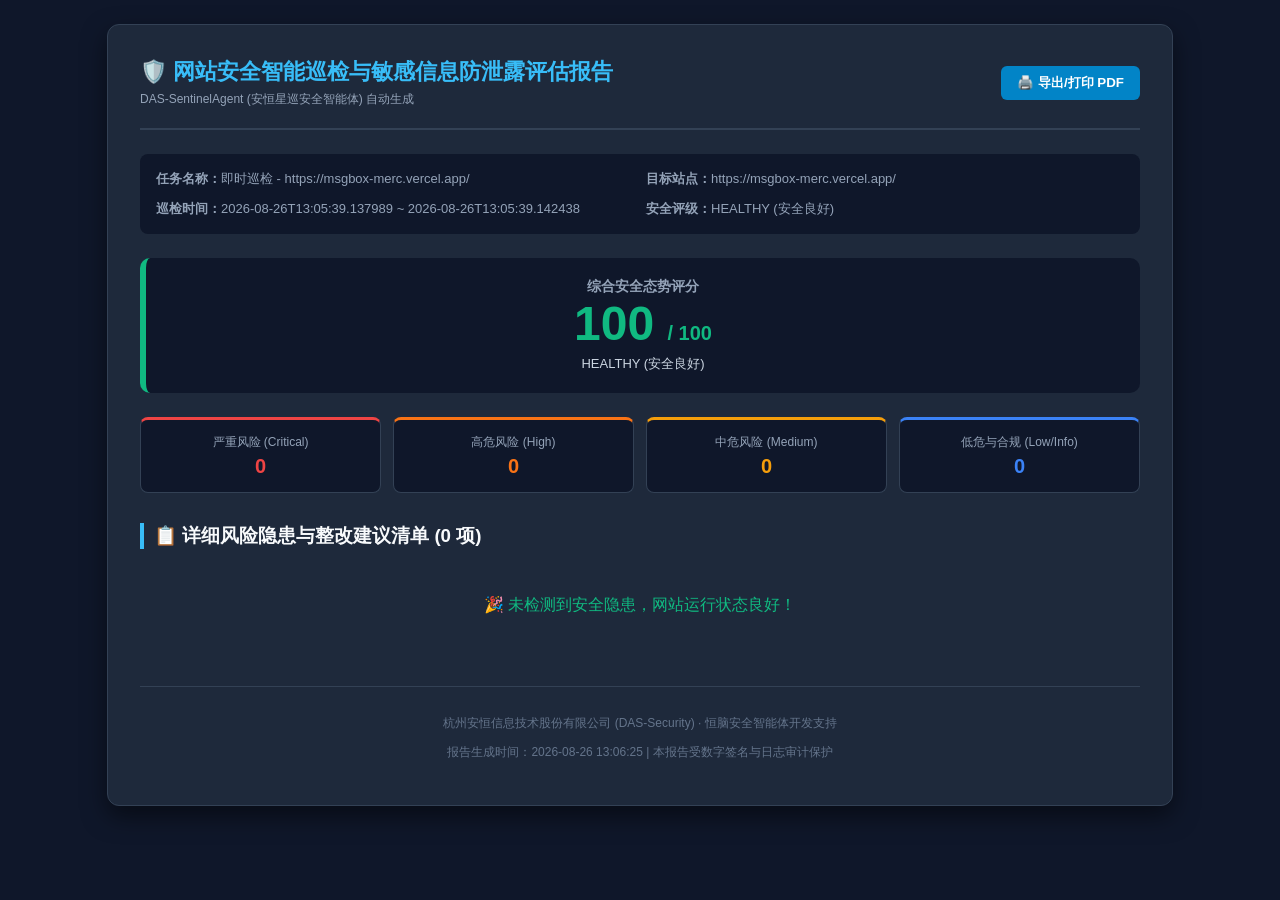
<file: data/reports/report_task-951cf4c0.html>
<!DOCTYPE html>
<html lang="zh-CN">
<head>
    <meta charset="UTF-8">
    <title>网站安全智能巡检与敏感信息防泄露评估报告 - 即时巡检 - https://msgbox-merc.vercel.app/</title>
    <style>
        body { font-family: -apple-system, BlinkMacSystemFont, "Segoe UI", Roboto, "PingFang SC", "Microsoft YaHei", sans-serif; background: #0f172a; color: #f8fafc; margin: 0; padding: 24px; }
        .container { max-width: 1000px; margin: 0 auto; background: #1e293b; border-radius: 12px; padding: 32px; border: 1px solid #334155; box-shadow: 0 10px 25px rgba(0,0,0,0.5); }
        .header { display: flex; justify-content: space-between; align-items: center; border-bottom: 2px solid #334155; padding-bottom: 20px; margin-bottom: 24px; }
        .header h1 { font-size: 22px; color: #38bdf8; margin: 0; }
        .meta-grid { display: grid; grid-template-columns: repeat(2, 1fr); gap: 12px; margin-bottom: 24px; font-size: 13px; color: #94a3b8; background: #0f172a; padding: 16px; border-radius: 8px; }
        .score-card { text-align: center; padding: 20px; background: #0f172a; border-radius: 10px; margin-bottom: 24px; border-left: 6px solid #10b981; }
        .score-num { font-size: 48px; font-weight: 800; color: #10b981; }
        .stats-row { display: flex; gap: 12px; margin-bottom: 30px; }
        .stat-box { flex: 1; background: #0f172a; padding: 14px; border-radius: 8px; text-align: center; border: 1px solid #334155; }
        .stat-val { font-size: 20px; font-weight: 700; margin-top: 4px; }
        .finding-card { background: #0f172a; border: 1px solid #334155; border-radius: 8px; margin-bottom: 16px; overflow: hidden; }
        .finding-header { display: flex; align-items: center; gap: 10px; padding: 12px 16px; background: #1e293b; border-bottom: 1px solid #334155; }
        .severity-badge { color: #fff; font-size: 11px; font-weight: 700; padding: 2px 8px; border-radius: 4px; }
        .cvss-pill { margin-left: auto; font-size: 11px; background: #334155; padding: 2px 8px; border-radius: 12px; color: #cbd5e1; }
        .finding-body { padding: 16px; font-size: 13px; line-height: 1.6; }
        .evidence-box { background: #020617; padding: 12px; border-radius: 6px; border: 1px solid #1e293b; margin: 10px 0; }
        .evidence-box pre { margin: 6px 0 0 0; color: #38bdf8; font-family: monospace; white-space: pre-wrap; word-break: break-all; font-size: 12px; }
        .remediation-box { background: #064e3b22; border-left: 4px solid #10b981; padding: 10px 14px; border-radius: 4px; margin-top: 10px; }
        .footer { text-align: center; font-size: 12px; color: #64748b; margin-top: 40px; border-top: 1px solid #334155; padding-top: 16px; }
        @media print {
            body { background: #fff; color: #000; padding: 0; }
            .container { box-shadow: none; border: none; background: #fff; color: #000; }
            .meta-grid, .score-card, .stat-box, .finding-card { background: #f8fafc; border: 1px solid #cbd5e1; color: #000; }
            .evidence-box { background: #f1f5f9; color: #000; }
            .evidence-box pre { color: #0369a1; }
        }
    </style>
</head>
<body>
    <div class="container">
        <div class="header">
            <div>
                <h1>🛡️ 网站安全智能巡检与敏感信息防泄露评估报告</h1>
                <p style="margin: 4px 0 0 0; font-size: 12px; color: #94a3b8;">DAS-SentinelAgent (安恒星巡安全智能体) 自动生成</p>
            </div>
            <button onclick="window.print()" style="background:#0284c7; color:#fff; border:none; padding:8px 16px; border-radius:6px; cursor:pointer; font-weight:600;">🖨️ 导出/打印 PDF</button>
        </div>

        <div class="meta-grid">
            <div><strong>任务名称：</strong>即时巡检 - https://msgbox-merc.vercel.app/</div>
            <div><strong>目标站点：</strong>https://msgbox-merc.vercel.app/</div>
            <div><strong>巡检时间：</strong>2026-08-26T13:05:39.137989 ~ 2026-08-26T13:05:39.142438</div>
            <div><strong>安全评级：</strong>HEALTHY (安全良好)</div>
        </div>

        <div class="score-card">
            <div style="font-size: 14px; color: #94a3b8; font-weight: 600;">综合安全态势评分</div>
            <div class="score-num">100 <span style="font-size: 20px;">/ 100</span></div>
            <div style="font-size: 13px; color: #cbd5e1; margin-top: 4px;">HEALTHY (安全良好)</div>
        </div>

        <div class="stats-row">
            <div class="stat-box" style="border-top: 3px solid #ef4444;">
                <div style="color:#94a3b8; font-size:12px;">严重风险 (Critical)</div>
                <div class="stat-val" style="color:#ef4444;">0</div>
            </div>
            <div class="stat-box" style="border-top: 3px solid #f97316;">
                <div style="color:#94a3b8; font-size:12px;">高危风险 (High)</div>
                <div class="stat-val" style="color:#f97316;">0</div>
            </div>
            <div class="stat-box" style="border-top: 3px solid #f59e0b;">
                <div style="color:#94a3b8; font-size:12px;">中危风险 (Medium)</div>
                <div class="stat-val" style="color:#f59e0b;">0</div>
            </div>
            <div class="stat-box" style="border-top: 3px solid #3b82f6;">
                <div style="color:#94a3b8; font-size:12px;">低危与合规 (Low/Info)</div>
                <div class="stat-val" style="color:#3b82f6;">0</div>
            </div>
        </div>

        <h3 style="border-left: 4px solid #38bdf8; padding-left: 10px; margin-bottom: 16px;">📋 详细风险隐患与整改建议清单 (0 项)</h3>
        
        <p style="text-align:center; color:#10b981; padding:30px;">🎉 未检测到安全隐患，网站运行状态良好！</p>

        <div class="footer">
            <p>杭州安恒信息技术股份有限公司 (DAS-Security) · 恒脑安全智能体开发支持</p>
            <p>报告生成时间：2026-08-26 13:06:25 | 本报告受数字签名与日志审计保护</p>
        </div>
    </div>
</body>
</html>
</file>
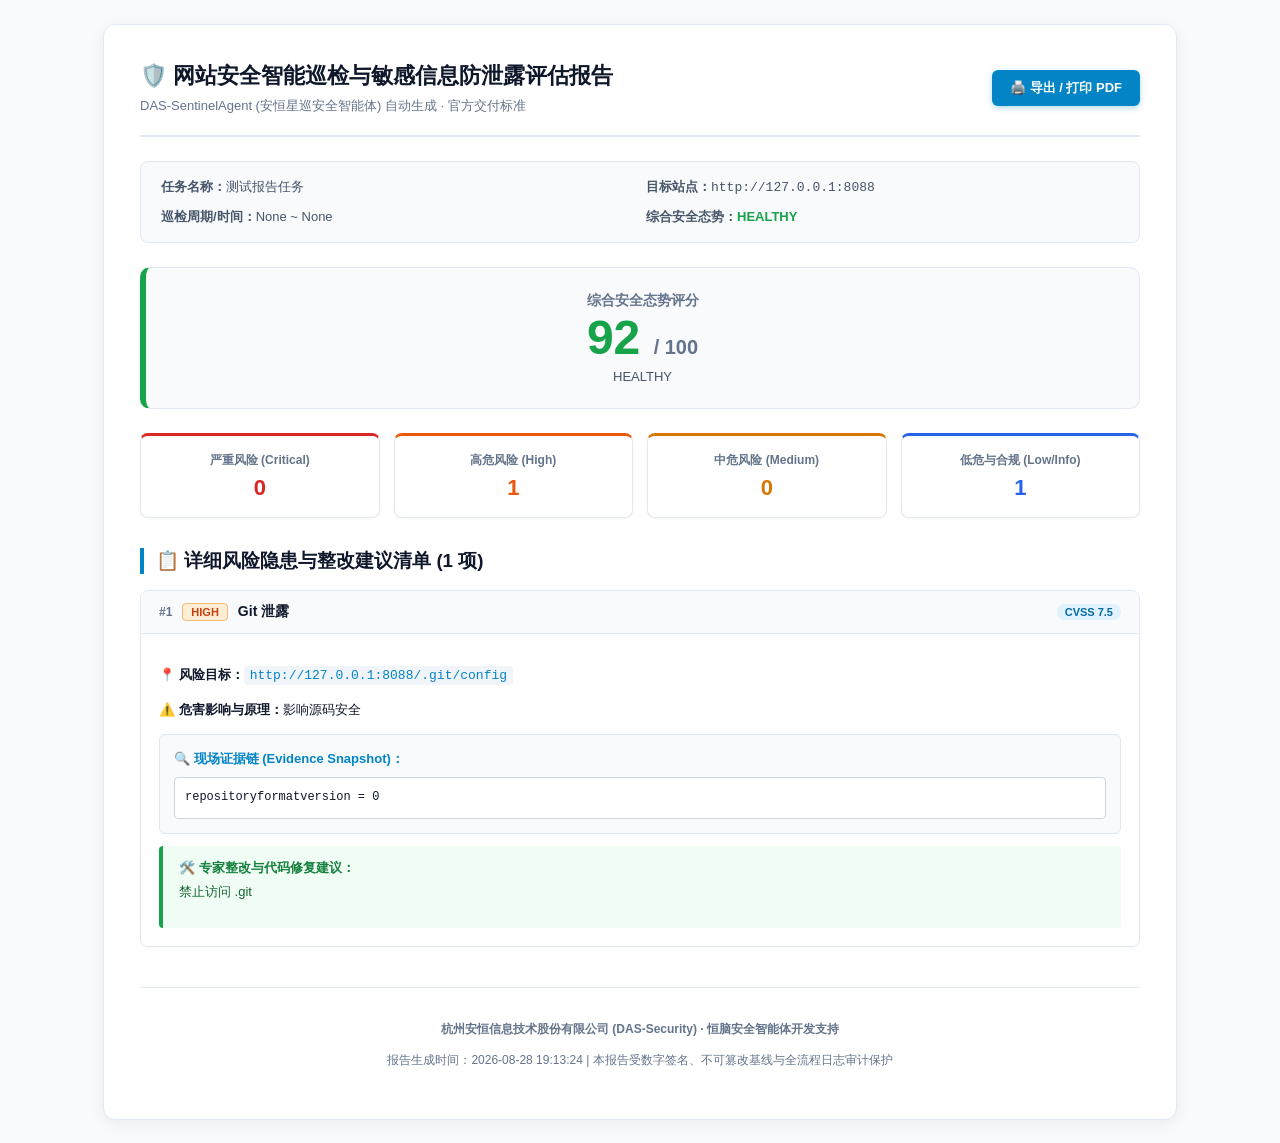
<file: data/reports/report_task-test-rep.html>
<!DOCTYPE html>
<html lang="zh-CN">
<head>
    <meta charset="UTF-8">
    <title>网站安全智能巡检与敏感信息防泄露评估报告 - 测试报告任务</title>
    <style>
        body {
            font-family: -apple-system, BlinkMacSystemFont, "Segoe UI", Roboto, "PingFang SC", "Microsoft YaHei", sans-serif;
            background: #f8fafc;
            color: #0f172a;
            margin: 0;
            padding: 24px;
        }
        .container {
            max-width: 1000px;
            margin: 0 auto;
            background: #ffffff;
            border-radius: 12px;
            padding: 36px;
            border: 1px solid #e2e8f0;
            box-shadow: 0 4px 16px rgba(0,0,0,0.06);
        }
        .header {
            display: flex;
            justify-content: space-between;
            align-items: center;
            border-bottom: 2px solid #e2e8f0;
            padding-bottom: 20px;
            margin-bottom: 24px;
        }
        .header h1 {
            font-size: 22px;
            color: #0f172a;
            margin: 0;
        }
        .meta-grid {
            display: grid;
            grid-template-columns: repeat(2, 1fr);
            gap: 12px;
            margin-bottom: 24px;
            font-size: 13px;
            color: #475569;
            background: #f8fafc;
            padding: 16px 20px;
            border-radius: 8px;
            border: 1px solid #e2e8f0;
        }
        .score-card {
            text-align: center;
            padding: 24px;
            background: #f8fafc;
            border-radius: 10px;
            margin-bottom: 24px;
            border: 1px solid #e2e8f0;
            border-left: 6px solid #16a34a;
        }
        .score-num {
            font-size: 48px;
            font-weight: 800;
            color: #16a34a;
        }
        .stats-row {
            display: flex;
            gap: 14px;
            margin-bottom: 30px;
        }
        .stat-box {
            flex: 1;
            background: #ffffff;
            padding: 16px;
            border-radius: 8px;
            text-align: center;
            border: 1px solid #e2e8f0;
            box-shadow: 0 1px 3px rgba(0,0,0,0.04);
        }
        .stat-val {
            font-size: 22px;
            font-weight: 800;
            margin-top: 6px;
        }
        .finding-card {
            background: #ffffff;
            border: 1px solid #e2e8f0;
            border-radius: 8px;
            margin-bottom: 18px;
            overflow: hidden;
            box-shadow: 0 1px 3px rgba(0,0,0,0.03);
        }
        .finding-header {
            display: flex;
            align-items: center;
            gap: 10px;
            padding: 12px 18px;
            background: #f8fafc;
            border-bottom: 1px solid #e2e8f0;
        }
        .finding-num {
            font-weight: 700;
            color: #64748b;
            font-size: 12px;
        }
        .finding-title {
            font-weight: 700;
            font-size: 14px;
            color: #0f172a;
        }
        .severity-badge {
            font-size: 11px;
            font-weight: 700;
            padding: 2px 8px;
            border-radius: 4px;
        }
        .cvss-pill {
            margin-left: auto;
            font-size: 11px;
            background: #e0f2fe;
            color: #0369a1;
            padding: 2px 8px;
            border-radius: 12px;
            font-weight: 700;
        }
        .finding-body {
            padding: 18px;
            font-size: 13px;
            line-height: 1.6;
        }
        .evidence-box {
            background: #f8fafc;
            padding: 14px;
            border-radius: 6px;
            border: 1px solid #e2e8f0;
            margin: 12px 0;
        }
        .evidence-box pre {
            margin: 8px 0 0 0;
            color: #0f172a;
            font-family: Consolas, Monaco, monospace;
            white-space: pre-wrap;
            word-break: break-all;
            font-size: 12px;
            background: #ffffff;
            padding: 10px;
            border-radius: 4px;
            border: 1px solid #cbd5e1;
        }
        .remediation-box {
            background: #f0fdf4;
            border-left: 4px solid #16a34a;
            padding: 12px 16px;
            border-radius: 4px;
            margin-top: 12px;
        }
        .footer {
            text-align: center;
            font-size: 12px;
            color: #64748b;
            margin-top: 40px;
            border-top: 1px solid #e2e8f0;
            padding-top: 20px;
            line-height: 1.6;
        }
        .btn-print {
            background: #0284c7;
            color: #ffffff;
            border: none;
            padding: 9px 18px;
            border-radius: 6px;
            cursor: pointer;
            font-weight: 700;
            font-size: 13px;
            box-shadow: 0 2px 6px rgba(2, 132, 199, 0.3);
            transition: background 0.15s;
        }
        .btn-print:hover {
            background: #0369a1;
        }
        @media print {
            body { background: #fff; color: #000; padding: 0; }
            .container { box-shadow: none; border: none; padding: 0; }
            .btn-print { display: none; }
            .meta-grid, .score-card, .stat-box, .finding-card { background: #fff; border: 1px solid #ccc; }
            .evidence-box { background: #f8f8f8; }
        }
    </style>
</head>
<body>
    <div class="container">
        <div class="header">
            <div>
                <h1>🛡️ 网站安全智能巡检与敏感信息防泄露评估报告</h1>
                <p style="margin: 6px 0 0 0; font-size: 13px; color: #64748b;">DAS-SentinelAgent (安恒星巡安全智能体) 自动生成 · 官方交付标准</p>
            </div>
            <button class="btn-print" onclick="window.print()">🖨️ 导出 / 打印 PDF</button>
        </div>

        <div class="meta-grid">
            <div><strong>任务名称：</strong>测试报告任务</div>
            <div><strong>目标站点：</strong><code>http://127.0.0.1:8088</code></div>
            <div><strong>巡检周期/时间：</strong>None ~ None</div>
            <div><strong>综合安全态势：</strong><strong style="color:#16a34a;">HEALTHY</strong></div>
        </div>

        <div class="score-card">
            <div style="font-size: 14px; color: #64748b; font-weight: 700;">综合安全态势评分</div>
            <div class="score-num">92 <span style="font-size: 20px; color:#64748b;">/ 100</span></div>
            <div style="font-size: 13px; color: #475569; margin-top: 4px;">HEALTHY</div>
        </div>

        <div class="stats-row">
            <div class="stat-box" style="border-top: 3px solid #dc2626;">
                <div style="color:#64748b; font-size:12px; font-weight:600;">严重风险 (Critical)</div>
                <div class="stat-val" style="color:#dc2626;">0</div>
            </div>
            <div class="stat-box" style="border-top: 3px solid #ea580c;">
                <div style="color:#64748b; font-size:12px; font-weight:600;">高危风险 (High)</div>
                <div class="stat-val" style="color:#ea580c;">1</div>
            </div>
            <div class="stat-box" style="border-top: 3px solid #d97706;">
                <div style="color:#64748b; font-size:12px; font-weight:600;">中危风险 (Medium)</div>
                <div class="stat-val" style="color:#d97706;">0</div>
            </div>
            <div class="stat-box" style="border-top: 3px solid #2563eb;">
                <div style="color:#64748b; font-size:12px; font-weight:600;">低危与合规 (Low/Info)</div>
                <div class="stat-val" style="color:#2563eb;">1</div>
            </div>
        </div>

        <h3 style="border-left: 4px solid #0284c7; padding-left: 12px; margin: 28px 0 16px 0; color:#0f172a;">📋 详细风险隐患与整改建议清单 (1 项)</h3>
        
        
            <div class="finding-card">
                <div class="finding-header">
                    <span class="finding-num">#1</span>
                    <span class="severity-badge" style="background:#ffedd5; color:#c2410c; border:1px solid #fdba74;">HIGH</span>
                    <span class="finding-title">Git 泄露</span>
                    <span class="cvss-pill">CVSS 7.5</span>
                </div>
                <div class="finding-body">
                    <p><strong>📍 风险目标：</strong><code style="color:#0284c7; background:#f1f5f9; padding:2px 6px; border-radius:4px;">http://127.0.0.1:8088/.git/config</code></p>
                    <p style="margin-top:6px;"><strong>⚠️ 危害影响与原理：</strong>影响源码安全</p>
                    <div class="evidence-box">
                        <strong style="color:#0284c7;">🔍 现场证据链 (Evidence Snapshot)：</strong>
                        <pre>repositoryformatversion = 0</pre>
                    </div>
                    <div class="remediation-box">
                        <strong style="color:#15803d;">🛠️ 专家整改与代码修复建议：</strong>
                        <p style="margin-top:4px; color:#166534;">禁止访问 .git</p>
                    </div>
                </div>
            </div>
            

        <div class="footer">
            <p><strong>杭州安恒信息技术股份有限公司 (DAS-Security) · 恒脑安全智能体开发支持</strong></p>
            <p>报告生成时间：2026-08-28 19:13:24 | 本报告受数字签名、不可篡改基线与全流程日志审计保护</p>
        </div>
    </div>
</body>
</html>
</file>
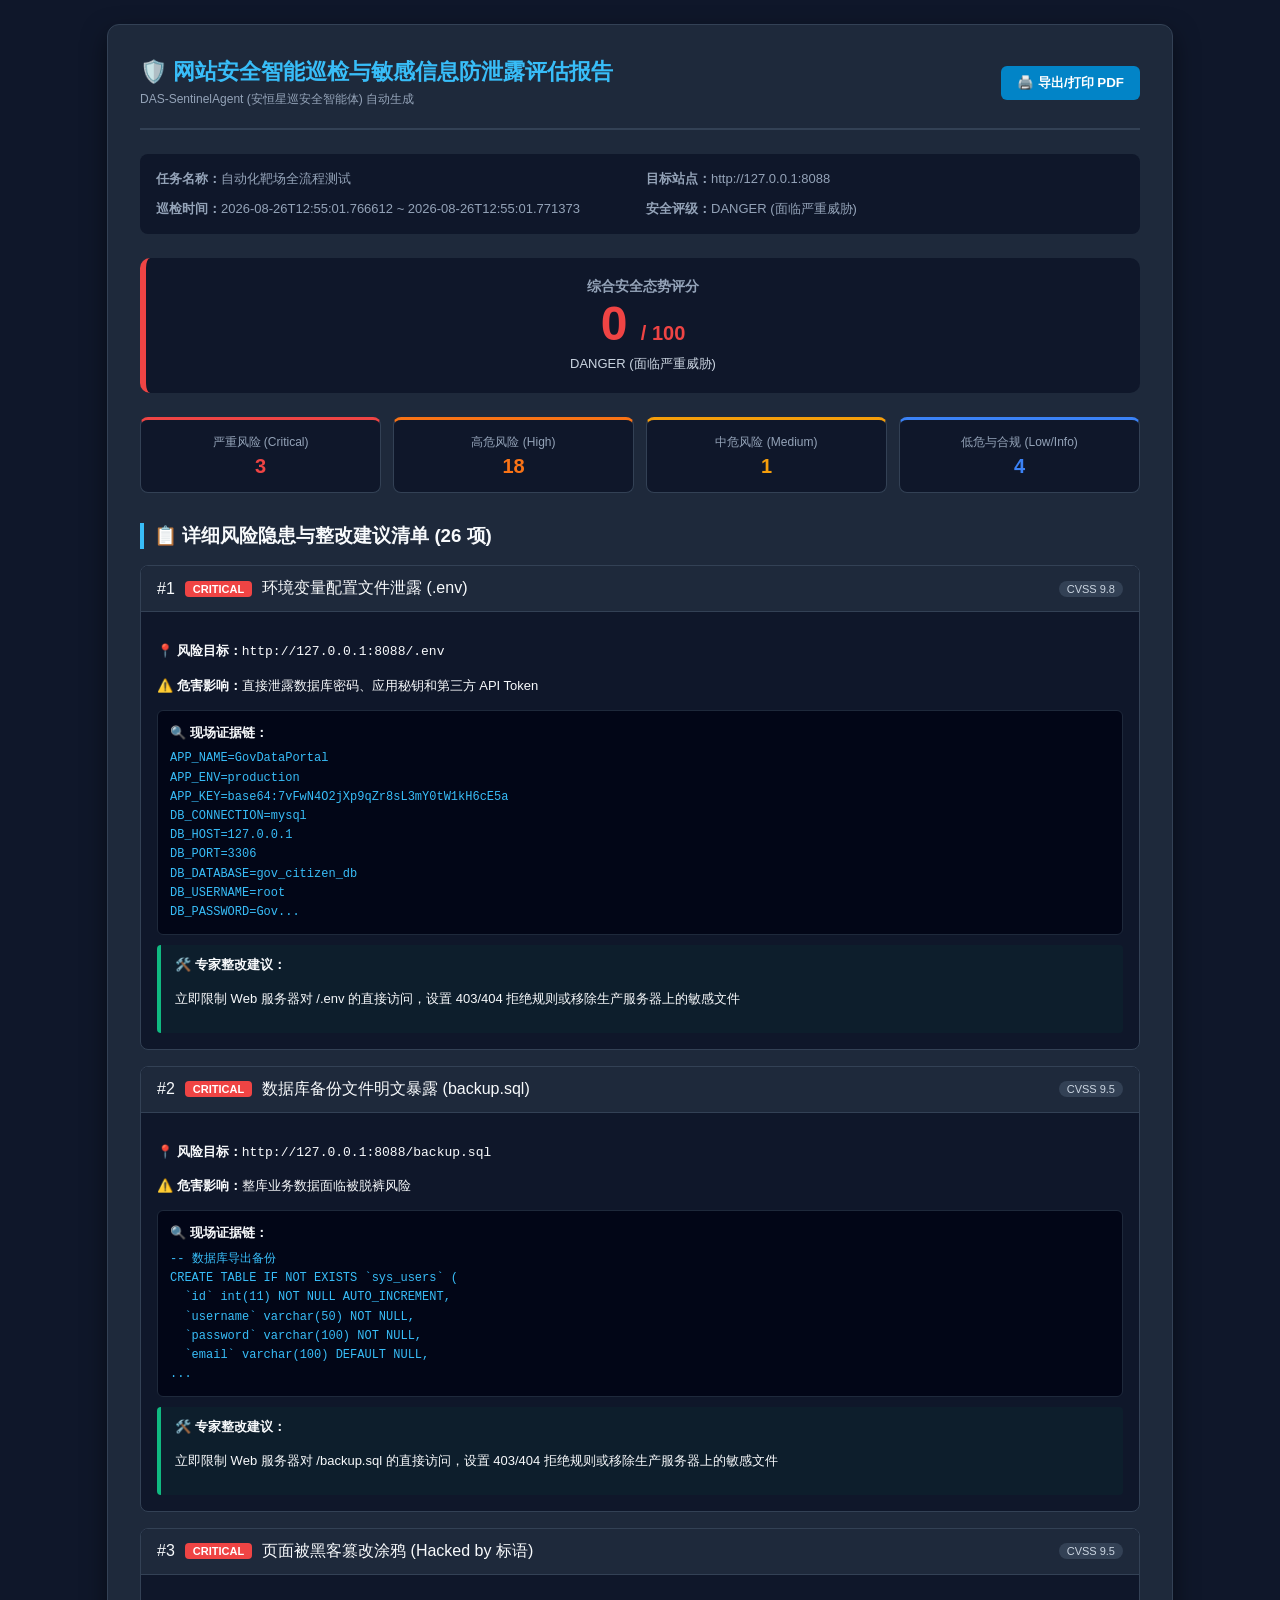
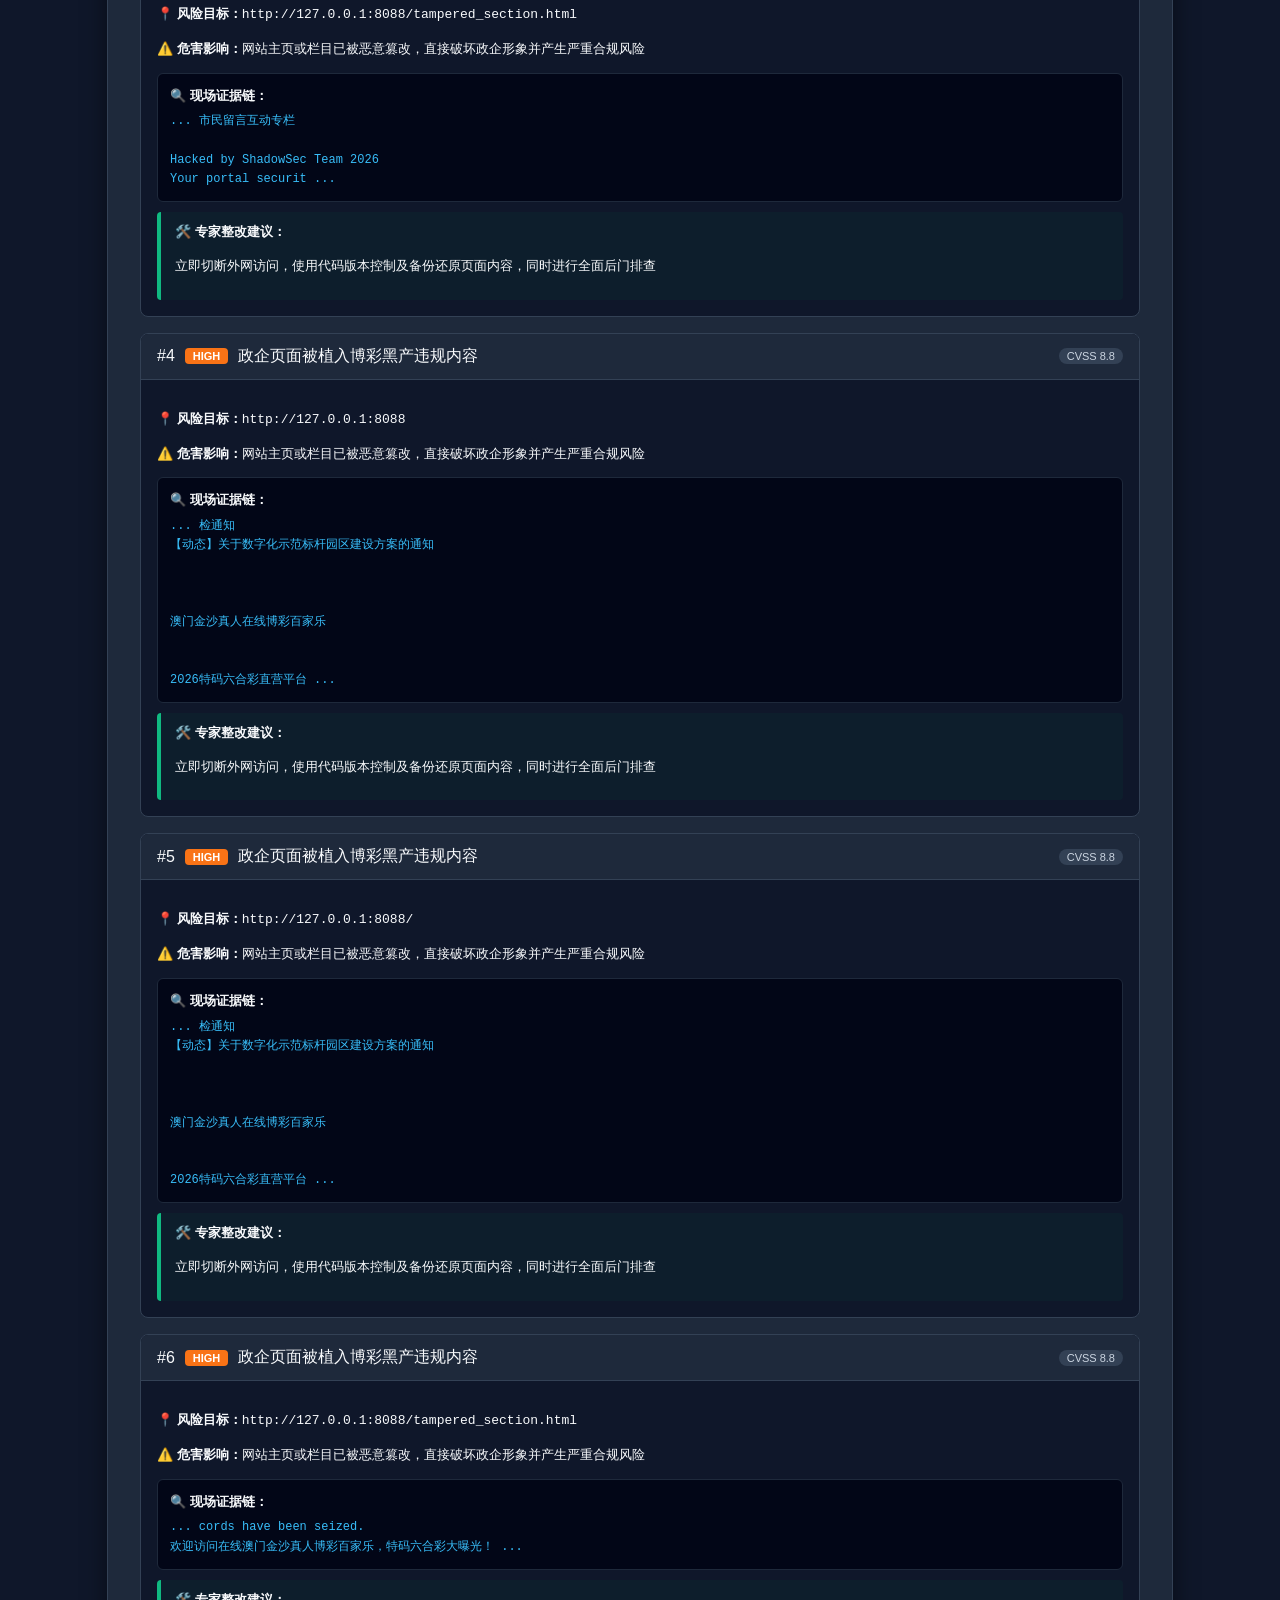
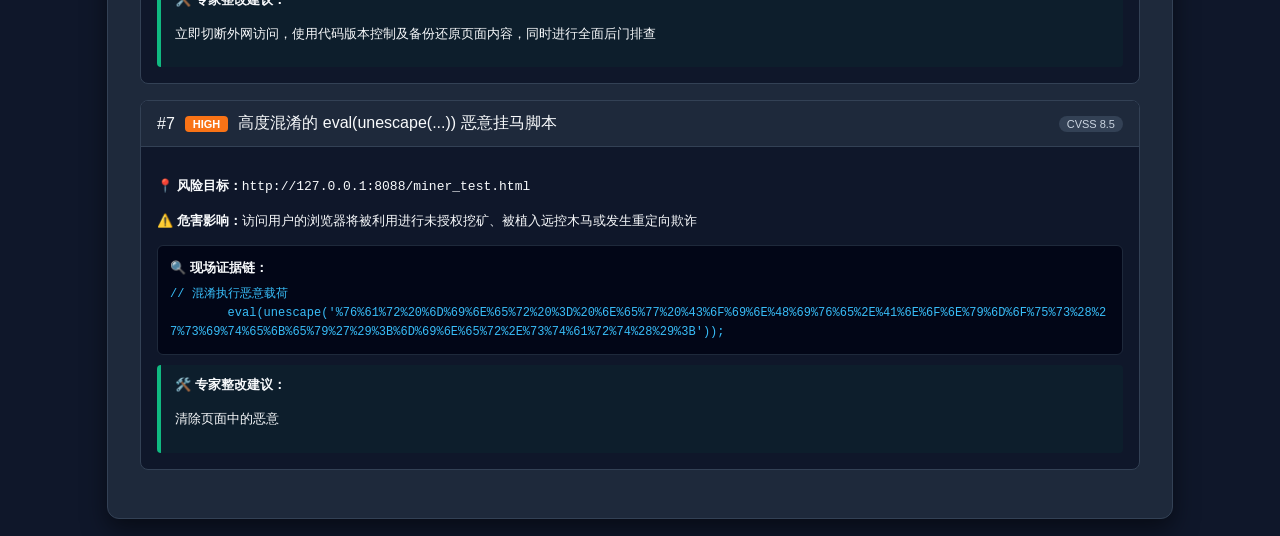
<file: data/reports/report_test-task-pipeline-01.html>
<!DOCTYPE html>
<html lang="zh-CN">
<head>
    <meta charset="UTF-8">
    <title>网站安全智能巡检与敏感信息防泄露评估报告 - 自动化靶场全流程测试</title>
    <style>
        body { font-family: -apple-system, BlinkMacSystemFont, "Segoe UI", Roboto, "PingFang SC", "Microsoft YaHei", sans-serif; background: #0f172a; color: #f8fafc; margin: 0; padding: 24px; }
        .container { max-width: 1000px; margin: 0 auto; background: #1e293b; border-radius: 12px; padding: 32px; border: 1px solid #334155; box-shadow: 0 10px 25px rgba(0,0,0,0.5); }
        .header { display: flex; justify-content: space-between; align-items: center; border-bottom: 2px solid #334155; padding-bottom: 20px; margin-bottom: 24px; }
        .header h1 { font-size: 22px; color: #38bdf8; margin: 0; }
        .meta-grid { display: grid; grid-template-columns: repeat(2, 1fr); gap: 12px; margin-bottom: 24px; font-size: 13px; color: #94a3b8; background: #0f172a; padding: 16px; border-radius: 8px; }
        .score-card { text-align: center; padding: 20px; background: #0f172a; border-radius: 10px; margin-bottom: 24px; border-left: 6px solid #ef4444; }
        .score-num { font-size: 48px; font-weight: 800; color: #ef4444; }
        .stats-row { display: flex; gap: 12px; margin-bottom: 30px; }
        .stat-box { flex: 1; background: #0f172a; padding: 14px; border-radius: 8px; text-align: center; border: 1px solid #334155; }
        .stat-val { font-size: 20px; font-weight: 700; margin-top: 4px; }
        .finding-card { background: #0f172a; border: 1px solid #334155; border-radius: 8px; margin-bottom: 16px; overflow: hidden; }
        .finding-header { display: flex; align-items: center; gap: 10px; padding: 12px 16px; background: #1e293b; border-bottom: 1px solid #334155; }
        .severity-badge { color: #fff; font-size: 11px; font-weight: 700; padding: 2px 8px; border-radius: 4px; }
        .cvss-pill { margin-left: auto; font-size: 11px; background: #334155; padding: 2px 8px; border-radius: 12px; color: #cbd5e1; }
        .finding-body { padding: 16px; font-size: 13px; line-height: 1.6; }
        .evidence-box { background: #020617; padding: 12px; border-radius: 6px; border: 1px solid #1e293b; margin: 10px 0; }
        .evidence-box pre { margin: 6px 0 0 0; color: #38bdf8; font-family: monospace; white-space: pre-wrap; word-break: break-all; font-size: 12px; }
        .remediation-box { background: #064e3b22; border-left: 4px solid #10b981; padding: 10px 14px; border-radius: 4px; margin-top: 10px; }
        .footer { text-align: center; font-size: 12px; color: #64748b; margin-top: 40px; border-top: 1px solid #334155; padding-top: 16px; }
        @media print {
            body { background: #fff; color: #000; padding: 0; }
            .container { box-shadow: none; border: none; background: #fff; color: #000; }
            .meta-grid, .score-card, .stat-box, .finding-card { background: #f8fafc; border: 1px solid #cbd5e1; color: #000; }
            .evidence-box { background: #f1f5f9; color: #000; }
            .evidence-box pre { color: #0369a1; }
        }
    </style>
</head>
<body>
    <div class="container">
        <div class="header">
            <div>
                <h1>🛡️ 网站安全智能巡检与敏感信息防泄露评估报告</h1>
                <p style="margin: 4px 0 0 0; font-size: 12px; color: #94a3b8;">DAS-SentinelAgent (安恒星巡安全智能体) 自动生成</p>
            </div>
            <button onclick="window.print()" style="background:#0284c7; color:#fff; border:none; padding:8px 16px; border-radius:6px; cursor:pointer; font-weight:600;">🖨️ 导出/打印 PDF</button>
        </div>

        <div class="meta-grid">
            <div><strong>任务名称：</strong>自动化靶场全流程测试</div>
            <div><strong>目标站点：</strong>http://127.0.0.1:8088</div>
            <div><strong>巡检时间：</strong>2026-08-26T12:55:01.766612 ~ 2026-08-26T12:55:01.771373</div>
            <div><strong>安全评级：</strong>DANGER (面临严重威胁)</div>
        </div>

        <div class="score-card">
            <div style="font-size: 14px; color: #94a3b8; font-weight: 600;">综合安全态势评分</div>
            <div class="score-num">0 <span style="font-size: 20px;">/ 100</span></div>
            <div style="font-size: 13px; color: #cbd5e1; margin-top: 4px;">DANGER (面临严重威胁)</div>
        </div>

        <div class="stats-row">
            <div class="stat-box" style="border-top: 3px solid #ef4444;">
                <div style="color:#94a3b8; font-size:12px;">严重风险 (Critical)</div>
                <div class="stat-val" style="color:#ef4444;">3</div>
            </div>
            <div class="stat-box" style="border-top: 3px solid #f97316;">
                <div style="color:#94a3b8; font-size:12px;">高危风险 (High)</div>
                <div class="stat-val" style="color:#f97316;">18</div>
            </div>
            <div class="stat-box" style="border-top: 3px solid #f59e0b;">
                <div style="color:#94a3b8; font-size:12px;">中危风险 (Medium)</div>
                <div class="stat-val" style="color:#f59e0b;">1</div>
            </div>
            <div class="stat-box" style="border-top: 3px solid #3b82f6;">
                <div style="color:#94a3b8; font-size:12px;">低危与合规 (Low/Info)</div>
                <div class="stat-val" style="color:#3b82f6;">4</div>
            </div>
        </div>

        <h3 style="border-left: 4px solid #38bdf8; padding-left: 10px; margin-bottom: 16px;">📋 详细风险隐患与整改建议清单 (26 项)</h3>
        
        
            <div class="finding-card">
                <div class="finding-header">
                    <span class="finding-num">#1</span>
                    <span class="severity-badge" style="background:#ef4444;">CRITICAL</span>
                    <span class="finding-title">环境变量配置文件泄露 (.env)</span>
                    <span class="cvss-pill">CVSS 9.8</span>
                </div>
                <div class="finding-body">
                    <p><strong>📍 风险目标：</strong><code>http://127.0.0.1:8088/.env</code></p>
                    <p><strong>⚠️ 危害影响：</strong>直接泄露数据库密码、应用秘钥和第三方 API Token</p>
                    <div class="evidence-box">
                        <strong>🔍 现场证据链：</strong>
                        <pre>APP_NAME=GovDataPortal
APP_ENV=production
APP_KEY=base64:7vFwN4O2jXp9qZr8sL3mY0tW1kH6cE5a
DB_CONNECTION=mysql
DB_HOST=127.0.0.1
DB_PORT=3306
DB_DATABASE=gov_citizen_db
DB_USERNAME=root
DB_PASSWORD=Gov...</pre>
                    </div>
                    <div class="remediation-box">
                        <strong>🛠️ 专家整改建议：</strong>
                        <p>立即限制 Web 服务器对 /.env 的直接访问，设置 403/404 拒绝规则或移除生产服务器上的敏感文件</p>
                    </div>
                </div>
            </div>
            
            <div class="finding-card">
                <div class="finding-header">
                    <span class="finding-num">#2</span>
                    <span class="severity-badge" style="background:#ef4444;">CRITICAL</span>
                    <span class="finding-title">数据库备份文件明文暴露 (backup.sql)</span>
                    <span class="cvss-pill">CVSS 9.5</span>
                </div>
                <div class="finding-body">
                    <p><strong>📍 风险目标：</strong><code>http://127.0.0.1:8088/backup.sql</code></p>
                    <p><strong>⚠️ 危害影响：</strong>整库业务数据面临被脱裤风险</p>
                    <div class="evidence-box">
                        <strong>🔍 现场证据链：</strong>
                        <pre>-- 数据库导出备份
CREATE TABLE IF NOT EXISTS `sys_users` (
  `id` int(11) NOT NULL AUTO_INCREMENT,
  `username` varchar(50) NOT NULL,
  `password` varchar(100) NOT NULL,
  `email` varchar(100) DEFAULT NULL,
...</pre>
                    </div>
                    <div class="remediation-box">
                        <strong>🛠️ 专家整改建议：</strong>
                        <p>立即限制 Web 服务器对 /backup.sql 的直接访问，设置 403/404 拒绝规则或移除生产服务器上的敏感文件</p>
                    </div>
                </div>
            </div>
            
            <div class="finding-card">
                <div class="finding-header">
                    <span class="finding-num">#3</span>
                    <span class="severity-badge" style="background:#ef4444;">CRITICAL</span>
                    <span class="finding-title">页面被黑客篡改涂鸦 (Hacked by 标语)</span>
                    <span class="cvss-pill">CVSS 9.5</span>
                </div>
                <div class="finding-body">
                    <p><strong>📍 风险目标：</strong><code>http://127.0.0.1:8088/tampered_section.html</code></p>
                    <p><strong>⚠️ 危害影响：</strong>网站主页或栏目已被恶意篡改，直接破坏政企形象并产生严重合规风险</p>
                    <div class="evidence-box">
                        <strong>🔍 现场证据链：</strong>
                        <pre>... 市民留言互动专栏

Hacked by ShadowSec Team 2026
Your portal securit ...</pre>
                    </div>
                    <div class="remediation-box">
                        <strong>🛠️ 专家整改建议：</strong>
                        <p>立即切断外网访问，使用代码版本控制及备份还原页面内容，同时进行全面后门排查</p>
                    </div>
                </div>
            </div>
            
            <div class="finding-card">
                <div class="finding-header">
                    <span class="finding-num">#4</span>
                    <span class="severity-badge" style="background:#f97316;">HIGH</span>
                    <span class="finding-title">政企页面被植入博彩黑产违规内容</span>
                    <span class="cvss-pill">CVSS 8.8</span>
                </div>
                <div class="finding-body">
                    <p><strong>📍 风险目标：</strong><code>http://127.0.0.1:8088</code></p>
                    <p><strong>⚠️ 危害影响：</strong>网站主页或栏目已被恶意篡改，直接破坏政企形象并产生严重合规风险</p>
                    <div class="evidence-box">
                        <strong>🔍 现场证据链：</strong>
                        <pre>... 检通知
【动态】关于数字化示范标杆园区建设方案的通知



澳门金沙真人在线博彩百家乐


2026特码六合彩直营平台 ...</pre>
                    </div>
                    <div class="remediation-box">
                        <strong>🛠️ 专家整改建议：</strong>
                        <p>立即切断外网访问，使用代码版本控制及备份还原页面内容，同时进行全面后门排查</p>
                    </div>
                </div>
            </div>
            
            <div class="finding-card">
                <div class="finding-header">
                    <span class="finding-num">#5</span>
                    <span class="severity-badge" style="background:#f97316;">HIGH</span>
                    <span class="finding-title">政企页面被植入博彩黑产违规内容</span>
                    <span class="cvss-pill">CVSS 8.8</span>
                </div>
                <div class="finding-body">
                    <p><strong>📍 风险目标：</strong><code>http://127.0.0.1:8088/</code></p>
                    <p><strong>⚠️ 危害影响：</strong>网站主页或栏目已被恶意篡改，直接破坏政企形象并产生严重合规风险</p>
                    <div class="evidence-box">
                        <strong>🔍 现场证据链：</strong>
                        <pre>... 检通知
【动态】关于数字化示范标杆园区建设方案的通知



澳门金沙真人在线博彩百家乐


2026特码六合彩直营平台 ...</pre>
                    </div>
                    <div class="remediation-box">
                        <strong>🛠️ 专家整改建议：</strong>
                        <p>立即切断外网访问，使用代码版本控制及备份还原页面内容，同时进行全面后门排查</p>
                    </div>
                </div>
            </div>
            
            <div class="finding-card">
                <div class="finding-header">
                    <span class="finding-num">#6</span>
                    <span class="severity-badge" style="background:#f97316;">HIGH</span>
                    <span class="finding-title">政企页面被植入博彩黑产违规内容</span>
                    <span class="cvss-pill">CVSS 8.8</span>
                </div>
                <div class="finding-body">
                    <p><strong>📍 风险目标：</strong><code>http://127.0.0.1:8088/tampered_section.html</code></p>
                    <p><strong>⚠️ 危害影响：</strong>网站主页或栏目已被恶意篡改，直接破坏政企形象并产生严重合规风险</p>
                    <div class="evidence-box">
                        <strong>🔍 现场证据链：</strong>
                        <pre>... cords have been seized.
欢迎访问在线澳门金沙真人博彩百家乐，特码六合彩大曝光！ ...</pre>
                    </div>
                    <div class="remediation-box">
                        <strong>🛠️ 专家整改建议：</strong>
                        <p>立即切断外网访问，使用代码版本控制及备份还原页面内容，同时进行全面后门排查</p>
                    </div>
                </div>
            </div>
            
            <div class="finding-card">
                <div class="finding-header">
                    <span class="finding-num">#7</span>
                    <span class="severity-badge" style="background:#f97316;">HIGH</span>
                    <span class="finding-title">高度混淆的 eval(unescape(...)) 恶意挂马脚本</span>
                    <span class="cvss-pill">CVSS 8.5</span>
                </div>
                <div class="finding-body">
                    <p><strong>📍 风险目标：</strong><code>http://127.0.0.1:8088/miner_test.html</code></p>
                    <p><strong>⚠️ 危害影响：</strong>访问用户的浏览器将被利用进行未授权挖矿、被植入远控木马或发生重定向欺诈</p>
                    <div class="evidence-box">
                        <strong>🔍 现场证据链：</strong>
                        <pre>// 混淆执行恶意载荷
        eval(unescape('%76%61%72%20%6D%69%6E%65%72%20%3D%20%6E%65%77%20%43%6F%69%6E%48%69%76%65%2E%41%6E%6F%6E%79%6D%6F%75%73%28%27%73%69%74%65%6B%65%79%27%29%3B%6D%69%6E%65%72%2E%73%74%61%72%74%28%29%3B'));</pre>
                    </div>
                    <div class="remediation-box">
                        <strong>🛠️ 专家整改建议：</strong>
                        <p>清除页面中的恶意 <script> 代码，配置严格的 CSP 策略 (script-src 'self')</p>
                    </div>
                </div>
            </div>
            
            <div class="finding-card">
                <div class="finding-header">
                    <span class="finding-num">#8</span>
                    <span class="severity-badge" style="background:#f97316;">HIGH</span>
                    <span class="finding-title">页面存在涉黑产/博彩/违规恶意外链</span>
                    <span class="cvss-pill">CVSS 8.0</span>
                </div>
                <div class="finding-body">
                    <p><strong>📍 风险目标：</strong><code>http://127.0.0.1:8088</code></p>
                    <p><strong>⚠️ 危害影响：</strong>可能导致政企网站权威性受损、被监管机构通报或被搜索引擎降权拦截</p>
                    <div class="evidence-box">
                        <strong>🔍 现场证据链：</strong>
                        <pre><a href="https://www.macau-casino-bet888.com">澳门金沙真人在线博彩百家乐</a></pre>
                    </div>
                    <div class="remediation-box">
                        <strong>🛠️ 专家整改建议：</strong>
                        <p>下线相关外链指向，检查是否有 CMS 模版注入漏洞或未授权编辑权限</p>
                    </div>
                </div>
            </div>
            
            <div class="finding-card">
                <div class="finding-header">
                    <span class="finding-num">#9</span>
                    <span class="severity-badge" style="background:#f97316;">HIGH</span>
                    <span class="finding-title">页面存在涉黑产/博彩/违规恶意外链</span>
                    <span class="cvss-pill">CVSS 8.0</span>
                </div>
                <div class="finding-body">
                    <p><strong>📍 风险目标：</strong><code>http://127.0.0.1:8088</code></p>
                    <p><strong>⚠️ 危害影响：</strong>可能导致政企网站权威性受损、被监管机构通报或被搜索引擎降权拦截</p>
                    <div class="evidence-box">
                        <strong>🔍 现场证据链：</strong>
                        <pre><a href="https://www.pk10-lottery-cp88.vip" style="position:absolute; left:-9999px; top:-9999px;">2026特码六合彩直营平台</a></pre>
                    </div>
                    <div class="remediation-box">
                        <strong>🛠️ 专家整改建议：</strong>
                        <p>下线相关外链指向，检查是否有 CMS 模版注入漏洞或未授权编辑权限</p>
                    </div>
                </div>
            </div>
            
            <div class="finding-card">
                <div class="finding-header">
                    <span class="finding-num">#10</span>
                    <span class="severity-badge" style="background:#f97316;">HIGH</span>
                    <span class="finding-title">页面存在涉黑产/博彩/违规恶意外链</span>
                    <span class="cvss-pill">CVSS 8.0</span>
                </div>
                <div class="finding-body">
                    <p><strong>📍 风险目标：</strong><code>http://127.0.0.1:8088/</code></p>
                    <p><strong>⚠️ 危害影响：</strong>可能导致政企网站权威性受损、被监管机构通报或被搜索引擎降权拦截</p>
                    <div class="evidence-box">
                        <strong>🔍 现场证据链：</strong>
                        <pre><a href="https://www.macau-casino-bet888.com">澳门金沙真人在线博彩百家乐</a></pre>
                    </div>
                    <div class="remediation-box">
                        <strong>🛠️ 专家整改建议：</strong>
                        <p>下线相关外链指向，检查是否有 CMS 模版注入漏洞或未授权编辑权限</p>
                    </div>
                </div>
            </div>
            
            <div class="finding-card">
                <div class="finding-header">
                    <span class="finding-num">#11</span>
                    <span class="severity-badge" style="background:#f97316;">HIGH</span>
                    <span class="finding-title">页面存在涉黑产/博彩/违规恶意外链</span>
                    <span class="cvss-pill">CVSS 8.0</span>
                </div>
                <div class="finding-body">
                    <p><strong>📍 风险目标：</strong><code>http://127.0.0.1:8088/</code></p>
                    <p><strong>⚠️ 危害影响：</strong>可能导致政企网站权威性受损、被监管机构通报或被搜索引擎降权拦截</p>
                    <div class="evidence-box">
                        <strong>🔍 现场证据链：</strong>
                        <pre><a href="https://www.pk10-lottery-cp88.vip" style="position:absolute; left:-9999px; top:-9999px;">2026特码六合彩直营平台</a></pre>
                    </div>
                    <div class="remediation-box">
                        <strong>🛠️ 专家整改建议：</strong>
                        <p>下线相关外链指向，检查是否有 CMS 模版注入漏洞或未授权编辑权限</p>
                    </div>
                </div>
            </div>
            
            <div class="finding-card">
                <div class="finding-header">
                    <span class="finding-num">#12</span>
                    <span class="severity-badge" style="background:#f97316;">HIGH</span>
                    <span class="finding-title">网页被植入 Web 挖矿脚本 (Coinhive/CryptoLoot)</span>
                    <span class="cvss-pill">CVSS 8.0</span>
                </div>
                <div class="finding-body">
                    <p><strong>📍 风险目标：</strong><code>http://127.0.0.1:8088/miner_test.html</code></p>
                    <p><strong>⚠️ 危害影响：</strong>访问用户的浏览器将被利用进行未授权挖矿、被植入远控木马或发生重定向欺诈</p>
                    <div class="evidence-box">
                        <strong>🔍 现场证据链：</strong>
                        <pre>ample-malicious.com/coinhive.min.js</pre>
                    </div>
                    <div class="remediation-box">
                        <strong>🛠️ 专家整改建议：</strong>
                        <p>清除页面中的恶意 <script> 代码，配置严格的 CSP 策略 (script-src 'self')</p>
                    </div>
                </div>
            </div>
            
            <div class="finding-card">
                <div class="finding-header">
                    <span class="finding-num">#13</span>
                    <span class="severity-badge" style="background:#f97316;">HIGH</span>
                    <span class="finding-title">页面暴露敏感信息: 中华人民共和国居民身份证</span>
                    <span class="cvss-pill">CVSS 7.8</span>
                </div>
                <div class="finding-body">
                    <p><strong>📍 风险目标：</strong><code>http://127.0.0.1:8088/news/notice_2026.html</code></p>
                    <p><strong>⚠️ 危害影响：</strong>违反《数据安全法》与《个人信息保护法》，造成【中华人民共和国居民身份证】直接泄露风险</p>
                    <div class="evidence-box">
                        <strong>🔍 现场证据链：</strong>
                        <pre>>张*伟</td>
                <td>110101********2340</td>
                <td>1381</pre>
                    </div>
                    <div class="remediation-box">
                        <strong>🛠️ 专家整改建议：</strong>
                        <p>立即对页面或 API 返回中的敏感数据进行脱敏处理，移除未经授权公开的敏感字段</p>
                    </div>
                </div>
            </div>
            
            <div class="finding-card">
                <div class="finding-header">
                    <span class="finding-num">#14</span>
                    <span class="severity-badge" style="background:#f97316;">HIGH</span>
                    <span class="finding-title">页面暴露敏感信息: 银行卡/信用卡号</span>
                    <span class="cvss-pill">CVSS 7.8</span>
                </div>
                <div class="finding-body">
                    <p><strong>📍 风险目标：</strong><code>http://127.0.0.1:8088/news/notice_2026.html</code></p>
                    <p><strong>⚠️ 危害影响：</strong>违反《数据安全法》与《个人信息保护法》，造成【银行卡/信用卡号】直接泄露风险</p>
                    <div class="evidence-box">
                        <strong>🔍 现场证据链：</strong>
                        <pre>>张*伟</td>
                <td>1101********2340</td>
                <td>1381</pre>
                    </div>
                    <div class="remediation-box">
                        <strong>🛠️ 专家整改建议：</strong>
                        <p>立即对页面或 API 返回中的敏感数据进行脱敏处理，移除未经授权公开的敏感字段</p>
                    </div>
                </div>
            </div>
            
            <div class="finding-card">
                <div class="finding-header">
                    <span class="finding-num">#15</span>
                    <span class="severity-badge" style="background:#f97316;">HIGH</span>
                    <span class="finding-title">CORS 跨域资源共享高危错误配置 (任意 Origin 反射且携带凭据)</span>
                    <span class="cvss-pill">CVSS 7.5</span>
                </div>
                <div class="finding-body">
                    <p><strong>📍 风险目标：</strong><code>http://127.0.0.1:8088</code></p>
                    <p><strong>⚠️ 危害影响：</strong>第三方恶意网站可跨域发起请求并读取受害用户的敏感会话及业务数据</p>
                    <div class="evidence-box">
                        <strong>🔍 现场证据链：</strong>
                        <pre>Origin: https://evil-attacker.com -> Access-Control-Allow-Origin: https://evil-attacker.com, Access-Control-Allow-Credentials: true</pre>
                    </div>
                    <div class="remediation-box">
                        <strong>🛠️ 专家整改建议：</strong>
                        <p>对 Access-Control-Allow-Origin 实施严格的白名单校验，禁止动态反射不受信任的 Origin，或在需要通配符时禁用 Allow-Credentials</p>
                    </div>
                </div>
            </div>
            
            <div class="finding-card">
                <div class="finding-header">
                    <span class="finding-num">#16</span>
                    <span class="severity-badge" style="background:#f97316;">HIGH</span>
                    <span class="finding-title">Git 版本控制元数据泄露 (.git/HEAD)</span>
                    <span class="cvss-pill">CVSS 7.5</span>
                </div>
                <div class="finding-body">
                    <p><strong>📍 风险目标：</strong><code>http://127.0.0.1:8088/.git/HEAD</code></p>
                    <p><strong>⚠️ 危害影响：</strong>攻击者可下载完整网站源代码与配置文件</p>
                    <div class="evidence-box">
                        <strong>🔍 现场证据链：</strong>
                        <pre>ref: refs/heads/main</pre>
                    </div>
                    <div class="remediation-box">
                        <strong>🛠️ 专家整改建议：</strong>
                        <p>立即限制 Web 服务器对 /.git/HEAD 的直接访问，设置 403/404 拒绝规则或移除生产服务器上的敏感文件</p>
                    </div>
                </div>
            </div>
            
            <div class="finding-card">
                <div class="finding-header">
                    <span class="finding-num">#17</span>
                    <span class="severity-badge" style="background:#f97316;">HIGH</span>
                    <span class="finding-title">页面检测到隐蔽暗链 (利用负坐标偏离屏幕可视区域隐藏)</span>
                    <span class="cvss-pill">CVSS 7.5</span>
                </div>
                <div class="finding-body">
                    <p><strong>📍 风险目标：</strong><code>http://127.0.0.1:8088</code></p>
                    <p><strong>⚠️ 危害影响：</strong>网站常被黑客利用暗链进行黑帽 SEO 引流或私自挂载恶意站点</p>
                    <div class="evidence-box">
                        <strong>🔍 现场证据链：</strong>
                        <pre><a href="https://www.pk10-lottery-cp88.vip" style="position:absolute; left:-9999px; top:-9999px;">2026特码六合彩直营平台</a></pre>
                    </div>
                    <div class="remediation-box">
                        <strong>🛠️ 专家整改建议：</strong>
                        <p>立即清理页面中被非法植入的隐藏 <a> 标签代码，并排查网站发布系统及数据库权限</p>
                    </div>
                </div>
            </div>
            
            <div class="finding-card">
                <div class="finding-header">
                    <span class="finding-num">#18</span>
                    <span class="severity-badge" style="background:#f97316;">HIGH</span>
                    <span class="finding-title">页面检测到隐蔽暗链 (利用负坐标偏离屏幕可视区域隐藏)</span>
                    <span class="cvss-pill">CVSS 7.5</span>
                </div>
                <div class="finding-body">
                    <p><strong>📍 风险目标：</strong><code>http://127.0.0.1:8088/</code></p>
                    <p><strong>⚠️ 危害影响：</strong>网站常被黑客利用暗链进行黑帽 SEO 引流或私自挂载恶意站点</p>
                    <div class="evidence-box">
                        <strong>🔍 现场证据链：</strong>
                        <pre><a href="https://www.pk10-lottery-cp88.vip" style="position:absolute; left:-9999px; top:-9999px;">2026特码六合彩直营平台</a></pre>
                    </div>
                    <div class="remediation-box">
                        <strong>🛠️ 专家整改建议：</strong>
                        <p>立即清理页面中被非法植入的隐藏 <a> 标签代码，并排查网站发布系统及数据库权限</p>
                    </div>
                </div>
            </div>
            
            <div class="finding-card">
                <div class="finding-header">
                    <span class="finding-num">#19</span>
                    <span class="severity-badge" style="background:#f97316;">HIGH</span>
                    <span class="finding-title">命中自定义敏感关键词: 【扶持补贴资金】</span>
                    <span class="cvss-pill">CVSS 7.0</span>
                </div>
                <div class="finding-body">
                    <p><strong>📍 风险目标：</strong><code>http://127.0.0.1:8088</code></p>
                    <p><strong>⚠️ 危害影响：</strong>检测到包含本单位重要敏感标识或保密关键词【扶持补贴资金】的内容被公开发布</p>
                    <div class="evidence-box">
                        <strong>🔍 现场证据链：</strong>
                        <pre>... 息防护要求。

最新通知公告

【公示】2026年度数字民生扶持补贴资金发放名单汇总表
【公告】政务云平台运维升级与网络安全巡检通知 ...</pre>
                    </div>
                    <div class="remediation-box">
                        <strong>🛠️ 专家整改建议：</strong>
                        <p>核查该页面发布审批流程，删除或替换敏感业务关键词</p>
                    </div>
                </div>
            </div>
            
            <div class="finding-card">
                <div class="finding-header">
                    <span class="finding-num">#20</span>
                    <span class="severity-badge" style="background:#f97316;">HIGH</span>
                    <span class="finding-title">命中自定义敏感关键词: 【扶持补贴资金】</span>
                    <span class="cvss-pill">CVSS 7.0</span>
                </div>
                <div class="finding-body">
                    <p><strong>📍 风险目标：</strong><code>http://127.0.0.1:8088/</code></p>
                    <p><strong>⚠️ 危害影响：</strong>检测到包含本单位重要敏感标识或保密关键词【扶持补贴资金】的内容被公开发布</p>
                    <div class="evidence-box">
                        <strong>🔍 现场证据链：</strong>
                        <pre>... 息防护要求。

最新通知公告

【公示】2026年度数字民生扶持补贴资金发放名单汇总表
【公告】政务云平台运维升级与网络安全巡检通知 ...</pre>
                    </div>
                    <div class="remediation-box">
                        <strong>🛠️ 专家整改建议：</strong>
                        <p>核查该页面发布审批流程，删除或替换敏感业务关键词</p>
                    </div>
                </div>
            </div>
            
            <div class="finding-card">
                <div class="finding-header">
                    <span class="finding-num">#21</span>
                    <span class="severity-badge" style="background:#f97316;">HIGH</span>
                    <span class="finding-title">命中自定义敏感关键词: 【扶持补贴资金】</span>
                    <span class="cvss-pill">CVSS 7.0</span>
                </div>
                <div class="finding-body">
                    <p><strong>📍 风险目标：</strong><code>http://127.0.0.1:8088/news/notice_2026.html</code></p>
                    <p><strong>⚠️ 危害影响：</strong>检测到包含本单位重要敏感标识或保密关键词【扶持补贴资金】的内容被公开发布</p>
                    <div class="evidence-box">
                        <strong>🔍 现场证据链：</strong>
                        <pre>... 2026年度数字民生扶持补贴资金发放名单公示



2026年度数字民生扶持补贴资金发放名单 ...</pre>
                    </div>
                    <div class="remediation-box">
                        <strong>🛠️ 专家整改建议：</strong>
                        <p>核查该页面发布审批流程，删除或替换敏感业务关键词</p>
                    </div>
                </div>
            </div>
            
            <div class="finding-card">
                <div class="finding-header">
                    <span class="finding-num">#22</span>
                    <span class="severity-badge" style="background:#f59e0b;">MEDIUM</span>
                    <span class="finding-title">页面暴露敏感信息: 中国大陆手机号码</span>
                    <span class="cvss-pill">CVSS 5.0</span>
                </div>
                <div class="finding-body">
                    <p><strong>📍 风险目标：</strong><code>http://127.0.0.1:8088/news/notice_2026.html</code></p>
                    <p><strong>⚠️ 危害影响：</strong>违反《数据安全法》与《个人信息保护法》，造成【中国大陆手机号码】直接泄露风险</p>
                    <div class="evidence-box">
                        <strong>🔍 现场证据链：</strong>
                        <pre>2340</td>
                <td>138****5678</td>
                <td>6222</pre>
                    </div>
                    <div class="remediation-box">
                        <strong>🛠️ 专家整改建议：</strong>
                        <p>立即对页面或 API 返回中的敏感数据进行脱敏处理，移除未经授权公开的敏感字段</p>
                    </div>
                </div>
            </div>
            
            <div class="finding-card">
                <div class="finding-header">
                    <span class="finding-num">#23</span>
                    <span class="severity-badge" style="background:#3b82f6;">LOW</span>
                    <span class="finding-title">页面暴露敏感信息: 电子邮箱地址</span>
                    <span class="cvss-pill">CVSS 5.0</span>
                </div>
                <div class="finding-body">
                    <p><strong>📍 风险目标：</strong><code>http://127.0.0.1:8088/about.html</code></p>
                    <p><strong>⚠️ 危害影响：</strong>违反《数据安全法》与《个人信息保护法》，造成【电子邮箱地址】直接泄露风险</p>
                    <div class="evidence-box">
                        <strong>🔍 现场证据链：</strong>
                        <pre>发利用与安全合规保障工作。</p>
    <p>联系邮箱：go****cn</p>
</body>
</html></pre>
                    </div>
                    <div class="remediation-box">
                        <strong>🛠️ 专家整改建议：</strong>
                        <p>立即对页面或 API 返回中的敏感数据进行脱敏处理，移除未经授权公开的敏感字段</p>
                    </div>
                </div>
            </div>
            
            <div class="finding-card">
                <div class="finding-header">
                    <span class="finding-num">#24</span>
                    <span class="severity-badge" style="background:#3b82f6;">LOW</span>
                    <span class="finding-title">缺失 X-Frame-Options 响应头（点击劫持风险）</span>
                    <span class="cvss-pill">CVSS 4.3</span>
                </div>
                <div class="finding-body">
                    <p><strong>📍 风险目标：</strong><code>http://127.0.0.1:8088</code></p>
                    <p><strong>⚠️ 危害影响：</strong>网站可被第三方恶意站点通过 iframe 嵌入，诱导用户点击产生点击劫持攻击</p>
                    <div class="evidence-box">
                        <strong>🔍 现场证据链：</strong>
                        <pre>Missing header: X-Frame-Options / frame-ancestors in CSP</pre>
                    </div>
                    <div class="remediation-box">
                        <strong>🛠️ 专家整改建议：</strong>
                        <p>在 Web 服务器配置中增加: X-Frame-Options: SAMEORIGIN</p>
                    </div>
                </div>
            </div>
            
            <div class="finding-card">
                <div class="finding-header">
                    <span class="finding-num">#25</span>
                    <span class="severity-badge" style="background:#64748b;">INFO</span>
                    <span class="finding-title">缺失 X-Content-Type-Options 响应头</span>
                    <span class="cvss-pill">CVSS 2.6</span>
                </div>
                <div class="finding-body">
                    <p><strong>📍 风险目标：</strong><code>http://127.0.0.1:8088</code></p>
                    <p><strong>⚠️ 危害影响：</strong>浏览器可能会将非可执行文件当作脚本执行，增加 MIME 混淆 XSS 风险</p>
                    <div class="evidence-box">
                        <strong>🔍 现场证据链：</strong>
                        <pre>Missing header: X-Content-Type-Options: nosniff</pre>
                    </div>
                    <div class="remediation-box">
                        <strong>🛠️ 专家整改建议：</strong>
                        <p>在响应头中添加: X-Content-Type-Options: nosniff</p>
                    </div>
                </div>
            </div>
            
            <div class="finding-card">
                <div class="finding-header">
                    <span class="finding-num">#26</span>
                    <span class="severity-badge" style="background:#64748b;">INFO</span>
                    <span class="finding-title">Web 容器详细版本信息暴露 (uvicorn)</span>
                    <span class="cvss-pill">CVSS 2.0</span>
                </div>
                <div class="finding-body">
                    <p><strong>📍 风险目标：</strong><code>http://127.0.0.1:8088</code></p>
                    <p><strong>⚠️ 危害影响：</strong>便于攻击者快速识别后端中间件具体版本并匹配已知 CVE 漏洞库</p>
                    <div class="evidence-box">
                        <strong>🔍 现场证据链：</strong>
                        <pre>Server / X-Powered-By: uvicorn</pre>
                    </div>
                    <div class="remediation-box">
                        <strong>🛠️ 专家整改建议：</strong>
                        <p>在 Nginx/Apache/Tomcat 配置文件中关闭 server_tokens 或移除 X-Powered-By 响应头</p>
                    </div>
                </div>
            </div>
            

        <div class="footer">
            <p>杭州安恒信息技术股份有限公司 (DAS-Security) · 恒脑安全智能体开发支持</p>
            <p>报告生成时间：2026-08-26 13:05:26 | 本报告受数字签名与日志审计保护</p>
        </div>
    </div>
</body>
</html>
</file>
